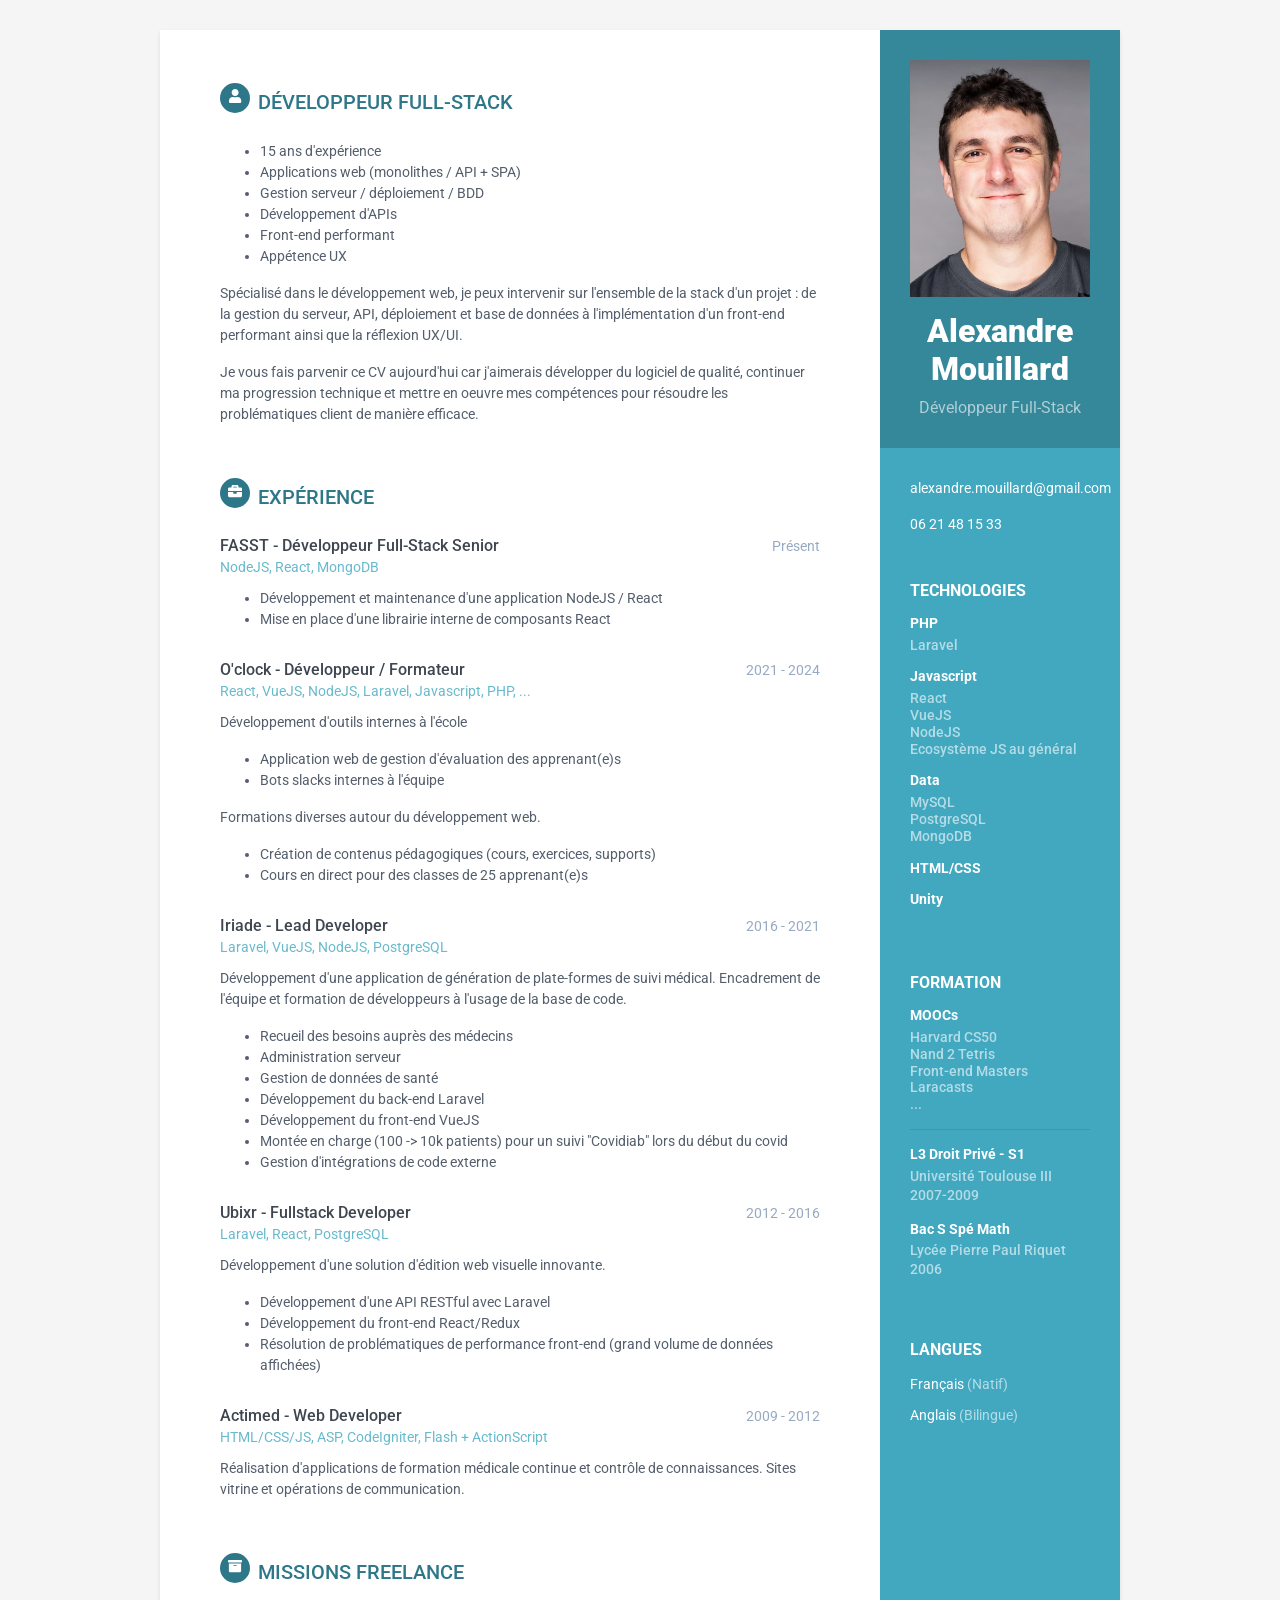
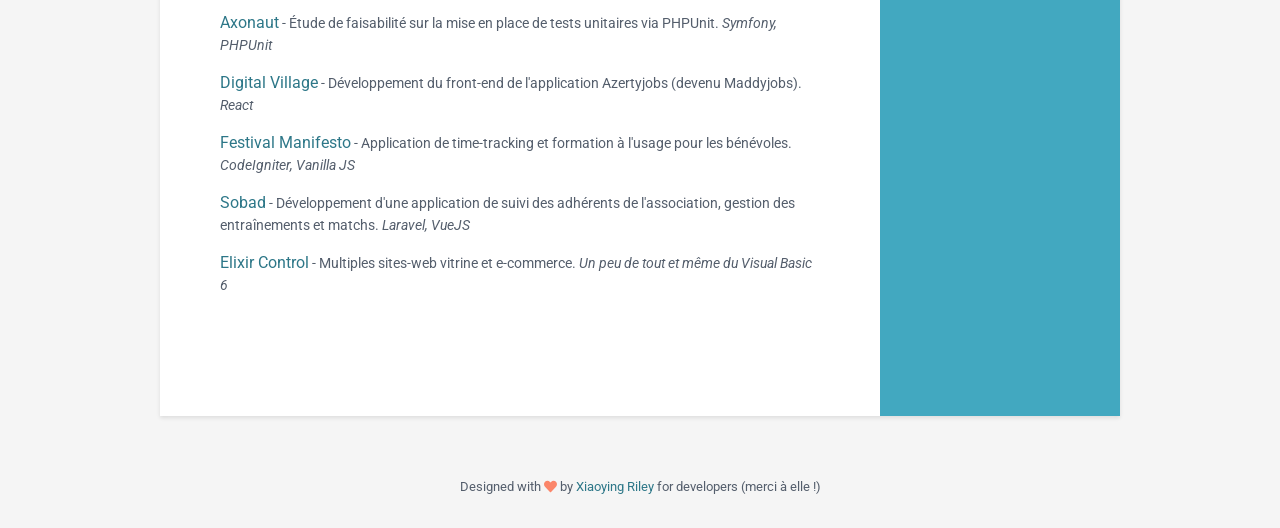
<file: index.html>
<!DOCTYPE html>
<html lang="fr">

<head>
  <title>CV - Alexandre Mouillard - Développeur Full-Stack</title>

  <!-- Meta -->
  <meta charset="utf-8">
  <meta http-equiv="X-UA-Compatible" content="IE=edge">
  <meta name="viewport" content="width=device-width, initial-scale=1.0">
  <!-- Google Font -->
  <link
    href="https://fonts.googleapis.com/css?family=Roboto:400,500,400italic,300italic,300,500italic,700,700italic,900,900italic"
    rel="stylesheet" type="text/css">
  <!-- FontAwesome JS-->
  <script defer src="assets/fontawesome/js/all.min.js"></script>
  <!-- Global CSS -->
  <link rel="stylesheet" href="assets/plugins/bootstrap/css/bootstrap.min.css">
  <!-- Theme CSS -->
  <link id="theme-style" rel="stylesheet" href="assets/css/orbit-1.css">
</head>

<body>
  <div class="wrapper">
    <div class="sidebar-wrapper">
      <div class="profile-container">
        <img class="profile" src="assets/images/avatar.webp" alt="" style="max-width: 100%">
        <h1 class="name">Alexandre Mouillard</h1>
        <h3 class="tagline">Développeur Full-Stack</h3>
      </div>

      <div class="contact-container container-block" style="padding-bottom: 0">
        <ul class="list-unstyled contact-list">
          <li class="email">
            <a href="mailto: alexandre.mouillard@gmail.com">alexandre.mouillard@gmail.com</a>
          </li>
          <li class="phone">
            <a href="tel:+33621481533">06 21 48 15 33</a>
          </li>
        </ul>
      </div><!--//contact-container-->

      <div class="education-container container-block">
        <h2 class="container-block-title">Technologies</h2>
        <div class="item">
          <h4 class="degree">PHP</h4>
          <h5 class="meta">Laravel</h5>
        </div><!--//item-->
        <div class="item">
          <h4 class="degree">Javascript</h4>
          <h5 class="meta">React</h5>
          <h5 class="meta">VueJS</h5>
          <h5 class="meta">NodeJS</h5>
          <h5 class="meta">Ecosystème JS au général</h5>
        </div><!--//item-->
        <div class="item">
          <h4 class="degree">Data</h4>
          <h5 class="meta">MySQL</h5>
          <h5 class="meta">PostgreSQL</h5>
          <h5 class="meta">MongoDB</h5>
        </div><!--//item-->
        <div class="item">
          <h4 class="degree">HTML/CSS</h4>
        </div><!--//item-->
        <div class="item">
          <h4 class="degree">Unity</h4>
        </div>
      </div><!--//education-container-->

      <div class="education-container container-block">
        <h2 class="container-block-title">Formation</h2>
        <div class="item">
          <h4 class="degree">MOOCs</h4>
          <h5 class="meta">Harvard CS50</h5>
          <h5 class="meta">Nand 2 Tetris</h5>
          <h5 class="meta">Front-end Masters</h5>
          <h5 class="meta">Laracasts</h5>
          <h5 class="meta">...</h5>
        </div>
        <hr>
        <div class="item">
          <h4 class="degree">L3 Droit Privé - S1</h4>
          <h5 class="meta"></h5>
          <h5 class="meta">Université Toulouse III</h5>
          <div class="time">2007-2009</div>
        </div><!--//item-->
        <div class="item">
          <h4 class="degree">Bac S Spé Math</h4>
          <h5 class="meta">Lycée Pierre Paul Riquet</h5>
          <div class="time">2006</div>
        </div><!--//item-->
      </div><!--//education-container-->



      <div class="languages-container container-block">
        <h2 class="container-block-title">Langues</h2>
        <ul class="list-unstyled interests-list">
          <li>Français
            <span class="lang-desc">(Natif)</span>
          </li>
          <li>Anglais
            <span class="lang-desc">(Bilingue)</span>
          </li>
        </ul>
      </div><!--//interests-->
    </div><!--//sidebar-wrapper-->

    <div class="main-wrapper">
      <section class="section summary-section">
        <h2 class="section-title">
          <span class="icon-holder"><i class="fas fa-user"></i></span>Développeur Full-Stack
        </h2>
        <div class="summary">
          <ul>
            <li>15 ans d'expérience</li>
            <li>Applications web (monolithes / API + SPA)</li>
            <li>Gestion serveur / déploiement / BDD</li>
            <li>Développement d'APIs</li>
            <li>Front-end performant</li>
            <li>Appétence UX</li>
          </ul>
          <p>
            Spécialisé dans le développement web, je peux intervenir sur l'ensemble
            de la stack d'un projet : de la gestion du serveur, API, déploiement et base de données à l'implémentation
            d'un front-end performant ainsi que la réflexion UX/UI.
          </p>
          <p>Je vous fais parvenir ce CV aujourd'hui car j'aimerais développer du logiciel de qualité, continuer ma
            progression
            technique et mettre en oeuvre mes compétences pour résoudre les problématiques client de manière efficace.
          </p>
        </div><!--//summary-->
      </section><!--//section-->

      <section class="section experiences-section">
        <h2 class="section-title">
          <span class="icon-holder"><i class="fas fa-briefcase"></i></span>Expérience
        </h2>

        <div class="item">
          <div class="meta">
            <div class="upper-row">
              <h3 class="job-title">FASST - Développeur Full-Stack Senior</h3>
              <div class="time">Présent</div>
            </div><!--//upper-row-->
            <div class="company">NodeJS, React, MongoDB</div>
          </div><!--//meta-->
          <div class="details">
            <ul>
              <li>Développement et maintenance d'une application NodeJS / React</li>
              <li>Mise en place d'une librairie interne de composants React</li>
            </ul>
          </div><!--//details-->
        </div><!--//item-->

        <div class="item">
          <div class="meta">
            <div class="upper-row">
              <h3 class="job-title">O'clock - Développeur / Formateur</h3>
              <div class="time">2021 - 2024</div>
            </div><!--//upper-row-->
            <div class="company">React, VueJS, NodeJS, Laravel, Javascript, PHP, ...</div>
          </div><!--//meta-->
          <div class="details">
            <p>Développement d'outils internes à l'école</p>
            <ul>
              <li>Application web de gestion d'évaluation des apprenant(e)s</li>
              <li>Bots slacks internes à l'équipe</li>
            </ul>
            <p>Formations diverses autour du développement web.</p>
            <ul>
              <li>Création de contenus pédagogiques (cours, exercices, supports)</li>
              <li>Cours en direct pour des classes de 25 apprenant(e)s</li>
            </ul>
          </div><!--//details-->
        </div><!--//item-->

        <div class="item">
          <div class="meta">
            <div class="upper-row">
              <h3 class="job-title">Iriade - Lead Developer</h3>
              <div class="time">2016 - 2021</div>
            </div><!--//upper-row-->
            <div class="company">Laravel, VueJS, NodeJS, PostgreSQL</div>
          </div><!--//meta-->
          <div class="details">
            <p>Développement d'une application de génération de plate-formes de suivi médical. Encadrement de l'équipe
              et formation de développeurs à l'usage de la base de code.</p>
            <ul>
              <li>Recueil des besoins auprès des médecins</li>
              <li>Administration serveur</li>
              <li>Gestion de données de santé</li>
              <li>Développement du back-end Laravel</li>
              <li>Développement du front-end VueJS</li>
              <li>Montée en charge (100 -> 10k patients) pour un suivi "Covidiab" lors du début du covid</li>
              <li>Gestion d'intégrations de code externe</li>
            </ul>
          </div><!--//details-->
        </div><!--//item-->

        <div class="item">
          <div class="meta">
            <div class="upper-row">
              <h3 class="job-title">Ubixr - Fullstack Developer</h3>
              <div class="time">2012 - 2016</div>
            </div><!--//upper-row-->
            <div class="company">Laravel, React, PostgreSQL</div>
          </div><!--//meta-->
          <div class="details">
            <p>Développement d'une solution d'édition web visuelle innovante.</p>
            <ul>
              <li>Développement d'une API RESTful avec Laravel</li>
              <li>Développement du front-end React/Redux</li>
              <li>Résolution de problématiques de performance front-end (grand volume de données affichées)</li>
            </ul>
          </div><!--//details-->
        </div><!--//item-->

        <div class="item">
          <div class="meta">
            <div class="upper-row">
              <h3 class="job-title">Actimed - Web Developer</h3>
              <div class="time">2009 - 2012</div>
            </div><!--//upper-row-->
            <div class="company">HTML/CSS/JS, ASP, CodeIgniter, Flash + ActionScript</div>
          </div><!--//meta-->
          <div class="details">
            <p>Réalisation d'applications de formation médicale continue et contrôle de connaissances. Sites vitrine et
              opérations de communication.</p>
          </div><!--//details-->
        </div><!--//item-->
      </section><!--//section-->

      <section class="section projects-section">
        <h2 class="section-title">
          <span class="icon-holder"><i class="fas fa-archive"></i></span>Missions freelance
        </h2>

        <div class="item">
          <span class="project-title"><a href="#" target="_blank">Axonaut</a></span> -
          <span class="project-tagline">Étude de faisabilité sur la mise en place de tests unitaires via PHPUnit.
            <i>Symfony, PHPUnit</i></span>
        </div><!--//item-->

        <div class="item">
          <span class="project-title"><a href="#" target="_blank">Digital Village</a></span> -
          <span class="project-tagline">Développement du front-end de l'application Azertyjobs (devenu Maddyjobs).
            <i>React</i></span>
        </div><!--//item-->

        <div class="item">
          <span class="project-title"><a href="#" target="_blank">Festival Manifesto</a></span> -
          <span class="project-tagline">Application de time-tracking et formation à l'usage pour les bénévoles.
            <i>CodeIgniter, Vanilla JS</i></span>
        </div><!--//item-->

        <div class="item">
          <span class="project-title"><a href="#" target="_blank">Sobad</a></span> -
          <span class="project-tagline">Développement d'une application de suivi des adhérents de l'association, gestion
            des entraînements et matchs. <i>Laravel, VueJS</i></span>
        </div><!--//item-->

        <div class="item">
          <span class="project-title"><a href="#" target="_blank">Elixir Control</a></span> -
          <span class="project-tagline">Multiples sites-web vitrine et e-commerce. <i>Un peu de tout et même du Visual
              Basic 6</i></span>
        </div><!--//item-->
      </section><!--//section-->
    </div><!--//main-body-->
  </div>

  <footer class="footer">
    <div class="text-center">
      <!--/* This template is free as long as you keep the footer attribution link. If you'd like to use the template without the attribution link, you can buy the commercial license via our website: themes.3rdwavemedia.com Thank you for your support. :) */-->
      <small class="copyright">Designed with
        <i class="fas fa-heart"></i> by
        <a href="http://themes.3rdwavemedia.com" target="_blank">Xiaoying Riley</a> for developers (merci à elle
        !)</small>
    </div><!--//container-->
  </footer><!--//footer-->

</body>

</html>
</file>
<file: assets/css/orbit-1.css>
/*! 
 * Template Name: Orbit - Bootstrap 4 Resume/CV Template for Developers
 * Version: 2.2
 * Author: Xiaoying Riley
 * Copyright: 3rd Wave Media
 * Twitter: @3rdwave_themes
 * Website: http://themes.3rdwavemedia.com/
*/
body {
  font-family: 'Roboto', sans-serif;
  color: #545E6C;
  background: #f5f5f5;
  font-size: 14px;
  -webkit-font-smoothing: antialiased;
  -moz-osx-font-smoothing: grayscale;
}

h1,
h2,
h3,
h4,
h5,
h6 {
  font-weight: 700;
}

a {
  color: #2d7788;
}

a:hover {
  text-decoration: underline;
  color: #1a454f;
  -webkit-transition: all 0.4s ease-in-out;
  -moz-transition: all 0.4s ease-in-out;
  -ms-transition: all 0.4s ease-in-out;
  -o-transition: all 0.4s ease-in-out;
}

a:focus {
  text-decoration: none;
}

p {
  line-height: 1.5;
}

.wrapper {
  background: #42A8C0;
  max-width: 960px;
  margin: 0 auto;
  margin-top: 30px;
  position: relative;
  -webkit-box-shadow: 0px 2px 4px rgba(0, 0, 0, 0.1);
  -moz-box-shadow: 0px 2px 4px rgba(0, 0, 0, 0.1);
  box-shadow: 0px 2px 4px rgba(0, 0, 0, 0.1);
}

.sidebar-wrapper {
  background: #42A8C0;
  position: absolute;
  right: 0;
  width: 240px;
  height: 100%;
  min-height: 800px;
  color: #fff;
}

.sidebar-wrapper a {
  color: #fff;
}

.sidebar-wrapper .profile-container {
  padding: 30px;
  background: rgba(0, 0, 0, 0.2);
  text-align: center;
  color: #fff;
}

.sidebar-wrapper .name {
  font-size: 32px;
  font-weight: 900;
  margin-top: 0;
  margin-bottom: 10px;
}

.sidebar-wrapper .tagline {
  color: rgba(255, 255, 255, 0.6);
  font-size: 16px;
  font-weight: 400;
  margin-top: 0;
  margin-bottom: 0;
}

.sidebar-wrapper .profile {
  margin-bottom: 15px;
}

.sidebar-wrapper .contact-list .svg-inline--fa {
  margin-right: 5px;
  font-size: 18px;
  vertical-align: middle;
}

.sidebar-wrapper .contact-list li {
  margin-bottom: 15px;
}

.sidebar-wrapper .contact-list li:last-child {
  margin-bottom: 0;
}

.sidebar-wrapper .contact-list .email .svg-inline--fa {
  font-size: 14px;
}

.sidebar-wrapper .container-block {
  padding: 30px;
}

.sidebar-wrapper .container-block-title {
  text-transform: uppercase;
  font-size: 16px;
  font-weight: 700;
  margin-top: 0;
  margin-bottom: 15px;
}

.sidebar-wrapper .degree {
  font-size: 14px;
  margin-top: 0;
  margin-bottom: 5px;
}

.sidebar-wrapper .education-container .item {
  margin-bottom: 15px;
}

.sidebar-wrapper .education-container .item:last-child {
  margin-bottom: 0;
}

.sidebar-wrapper .education-container .meta {
  color: rgba(255, 255, 255, 0.6);
  font-weight: 500;
  margin-bottom: 0px;
  margin-top: 0;
  font-size: 14px;
}

.sidebar-wrapper .education-container .time {
  color: rgba(255, 255, 255, 0.6);
  font-weight: 500;
  margin-bottom: 0px;
}

.sidebar-wrapper .languages-container .lang-desc {
  color: rgba(255, 255, 255, 0.6);
}

.sidebar-wrapper .languages-list {
  margin-bottom: 0;
}

.sidebar-wrapper .languages-list li {
  margin-bottom: 10px;
}

.sidebar-wrapper .languages-list li:last-child {
  margin-bottom: 0;
}

.sidebar-wrapper .interests-list {
  margin-bottom: 0;
}

.sidebar-wrapper .interests-list li {
  margin-bottom: 10px;
}

.sidebar-wrapper .interests-list li:last-child {
  margin-bottom: 0;
}

.main-wrapper {
  background: #fff;
  padding: 60px;
  padding-right: 300px;
}

.main-wrapper .section-title {
  text-transform: uppercase;
  font-size: 20px;
  font-weight: 500;
  color: #2d7788;
  position: relative;
  margin-top: 0;
  margin-bottom: 20px;
}

.main-wrapper .section-title .icon-holder {
  width: 30px;
  height: 30px;
  margin-right: 8px;
  display: inline-block;
  color: #fff;
  -webkit-border-radius: 50%;
  -moz-border-radius: 50%;
  -ms-border-radius: 50%;
  -o-border-radius: 50%;
  border-radius: 50%;
  -moz-background-clip: padding;
  -webkit-background-clip: padding-box;
  background-clip: padding-box;
  background: #2d7788;
  text-align: center;
  font-size: 16px;
  position: relative;
  top: -8px;
}

.main-wrapper .section-title .icon-holder .svg-inline--fa {
  font-size: 14px;
  margin-top: 6px;
}

.main-wrapper .section {
  margin-bottom: 60px;
}

.main-wrapper .experiences-section .item {
  margin-bottom: 30px;
}

.main-wrapper .upper-row {
  position: relative;
  overflow: hidden;
  margin-bottom: 2px;
}

.main-wrapper .job-title {
  color: #3F4650;
  font-size: 16px;
  margin-top: 0;
  margin-bottom: 0;
  font-weight: 500;
}

.main-wrapper .time {
  position: absolute;
  right: 0;
  top: 0;
  color: #97AAC3;
}

.main-wrapper .company {
  margin-bottom: 10px;
  color: #68bacd;
}

.main-wrapper .project-title {
  font-size: 16px;
  font-weight: 400;
  margin-top: 0;
  margin-bottom: 5px;
}

.main-wrapper .projects-section .intro {
  margin-bottom: 30px;
}

.main-wrapper .projects-section .item {
  margin-bottom: 15px;
}

.skillset .item {
  margin-bottom: 15px;
  overflow: hidden;
}

.skillset .level-title {
  font-size: 14px;
  margin-top: 0;
  margin-bottom: 12px;
}

.skillset .level-bar {
  height: 12px;
  background: #f5f5f5;
  -webkit-border-radius: 2px;
  -moz-border-radius: 2px;
  -ms-border-radius: 2px;
  -o-border-radius: 2px;
  border-radius: 2px;
  -moz-background-clip: padding;
  -webkit-background-clip: padding-box;
  background-clip: padding-box;
}

.skillset .theme-progress-bar {
  background: #68bacd;
}

.footer {
  padding: 30px;
  padding-top: 60px;
}

.footer .copyright {
  line-height: 1.6;
  color: #545E6C;
  font-size: 13px;
}

.footer .fa-heart {
  color: #fb866a;
}

@media (max-width: 767.98px) {
  .sidebar-wrapper {
    position: static;
    width: inherit;
  }

  .main-wrapper {
    padding: 30px;
  }

  .main-wrapper .time {
    position: static;
    display: block;
    margin-top: 5px;
  }

  .main-wrapper .upper-row {
    margin-bottom: 0;
  }
}

@media (min-width: 992px) {
  .skillset .level-title {
    display: inline-block;
    float: left;
    width: 30%;
    margin-bottom: 0;
  }
}
</file>
